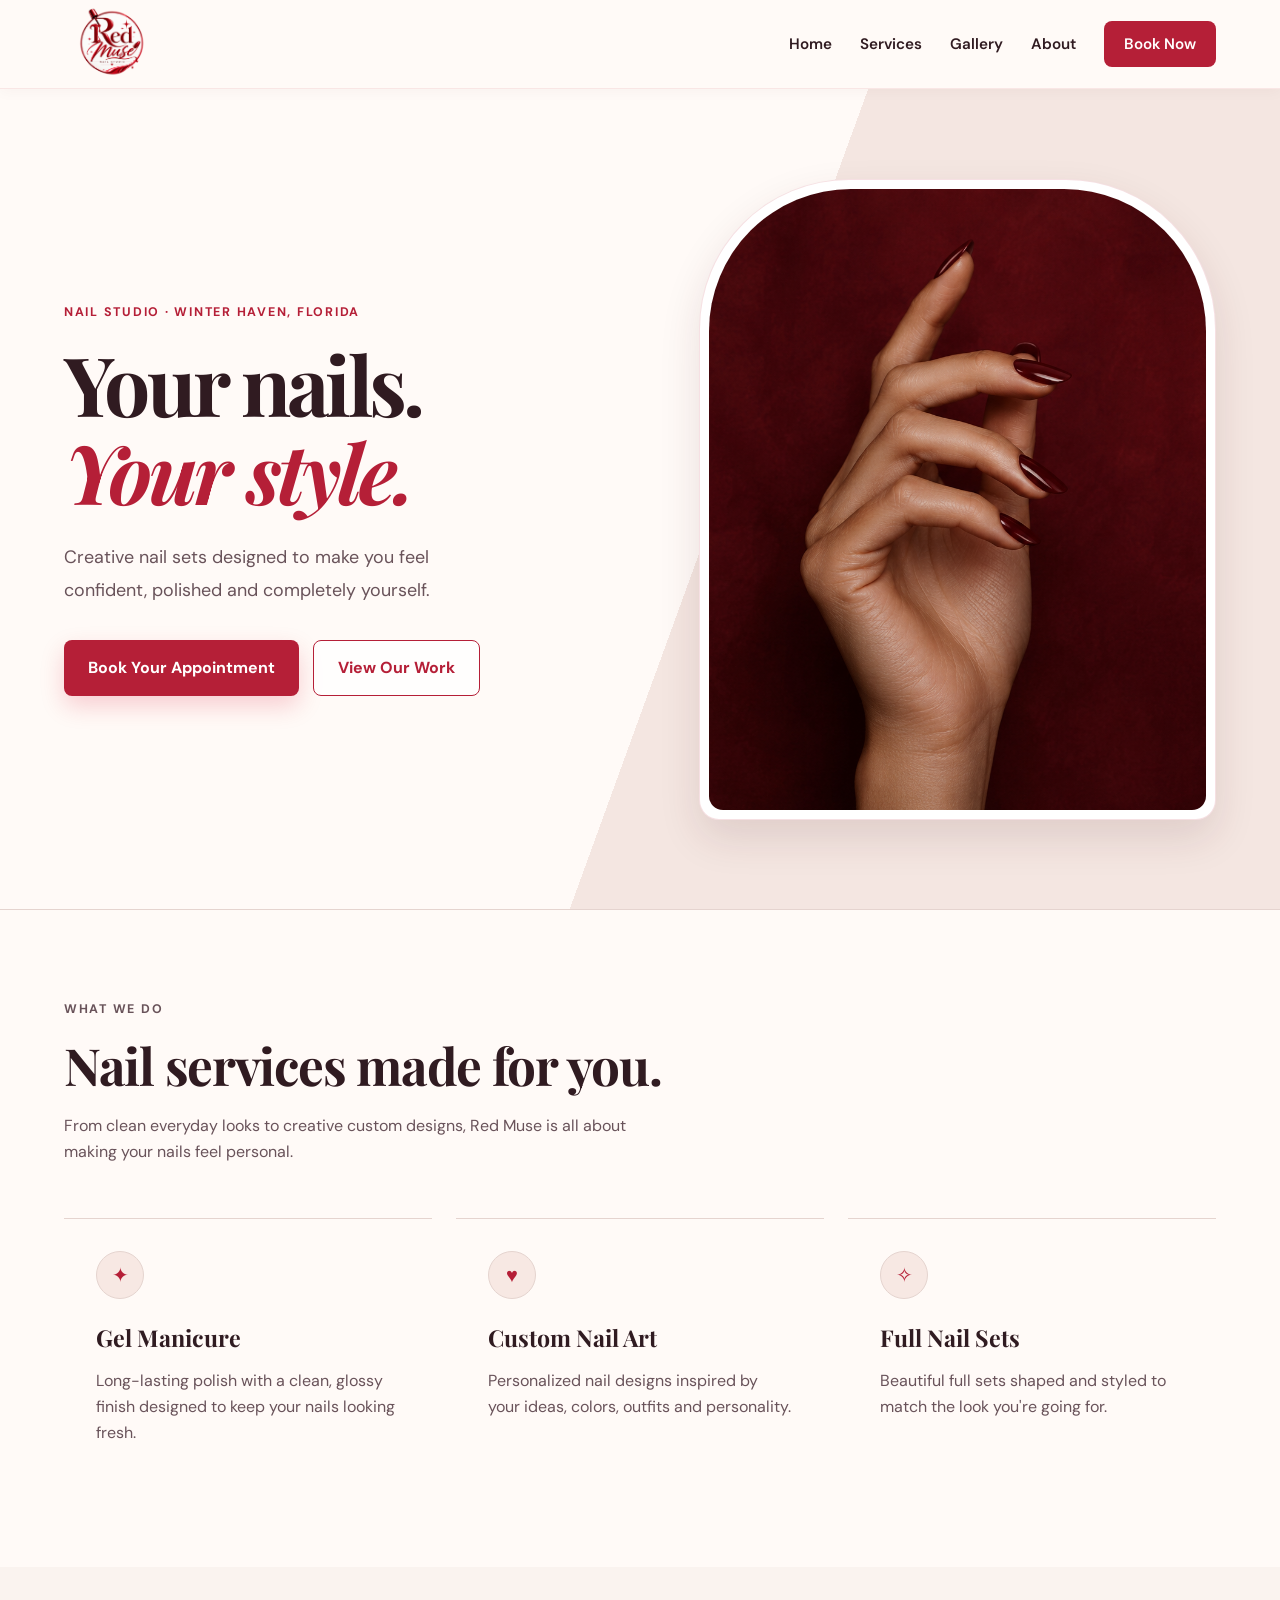
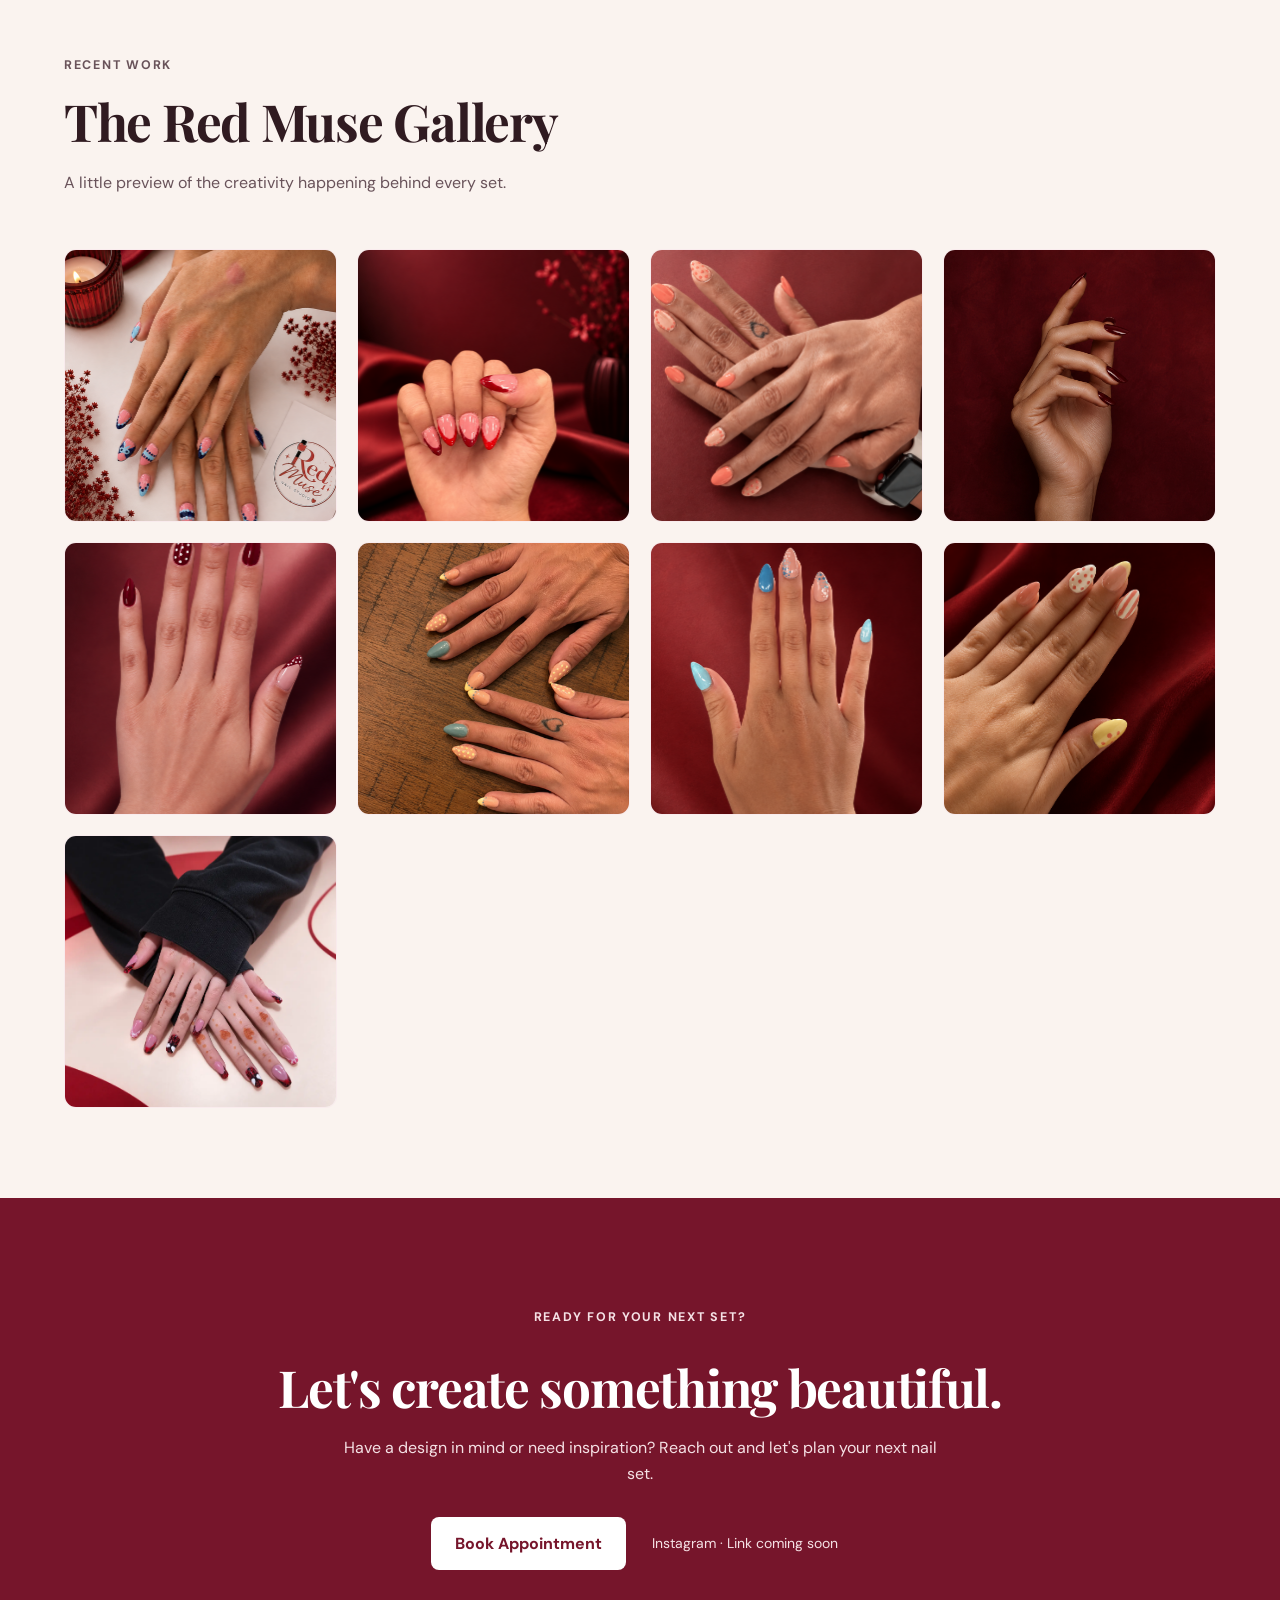
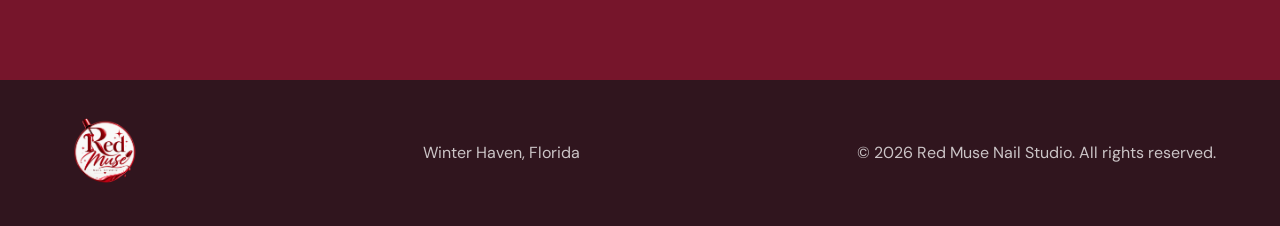
<file: index.html>
<!DOCTYPE html>
<html lang="en">

<head>
  <meta charset="UTF-8">

  <meta
    name="viewport"
    content="width=device-width, initial-scale=1.0"
  >

  <meta
    name="description"
    content="Red Muse Nail Studio offers beautiful, creative nail services in Winter Haven, Florida."
  >

  <title>Red Muse Nail Studio | Winter Haven, FL</title>


  <!-- ========================================
       GOOGLE FONTS
  ========================================= -->

  <link
    rel="preconnect"
    href="https://fonts.googleapis.com"
  >

  <link
    rel="preconnect"
    href="https://fonts.gstatic.com"
    crossorigin
  >

  <link
    href="https://fonts.googleapis.com/css2?family=DM+Sans:wght@400;500;600;700&family=Playfair+Display:wght@600;700&display=swap"
    rel="stylesheet"
  >


  <!-- ========================================
       MAIN CSS
  ========================================= -->

  <link
    rel="stylesheet"
    href="style.css"
  >

</head>


<body>
  <a class="skip-link" href="#main-content">Skip to content</a>


  <!-- ========================================
       HEADER
  ========================================= -->

  <header class="header">

    <div class="container header__container">


      <!-- Logo -->

      <a
        href="index.html#home"
        class="header__brand"
        aria-label="Red Muse Nail Studio Home"
      >

        <img width="1254" height="1254" decoding="async"
          src="img/red-muse-logo.png"
          alt="Red Muse Nail Studio"
          class="header__logo"
        >

      </a>


      <!-- Mobile Menu Button -->

      <button
        class="nav-toggle"
        id="nav-toggle"
        type="button"
        aria-label="Open navigation menu"
        aria-expanded="false"
        aria-controls="nav-menu"
      >

        <span></span>
        <span></span>
        <span></span>

      </button>


      <!-- Navigation -->

      <nav
        class="nav"
        id="nav-menu" aria-label="Main navigation"
      >

        <a href="#home">
          Home
        </a>

        <a href="#services">
          Services
        </a>

        <a href="#gallery">
          Gallery
        </a>

        <a href="about.html">
          About
        </a>

        <a
          href="booking.html"
          class="nav__button"
        >
          Book Now
        </a>

      </nav>


    </div>

  </header>



  <!-- ========================================
       MAIN
  ========================================= -->

  <main id="main-content" tabindex="-1">


    <!-- ========================================
         HERO
    ========================================= -->

    <section
      class="hero"
      id="home"
    >

      <div class="container hero__container">


        <!-- Hero Content -->

        <div class="hero__content">

          <p class="eyebrow">
            Nail Studio · Winter Haven, Florida
          </p>


          <h1>
            Your nails.
            <span>
              Your style.
            </span>
          </h1>


          <p class="hero__description">
            Creative nail sets designed to make you feel confident,
            polished and completely yourself.
          </p>


          <div class="hero__actions">
            <a href="booking.html" class="btn btn--primary">Book Your Appointment</a>

            <a
              href="#gallery"
              class="btn btn--secondary"
            >
              View Our Work
            </a>

          </div>

        </div>



        <!-- Hero Image -->

        <div class="hero__visual">

          <div class="hero__image-card">

            <img width="1536" height="1024" decoding="async"
              src="img/unas4.png"
              alt="Featured custom nail design by Red Muse Nail Studio"
              class="hero__image" fetchpriority="high"
            >


            <!-- Decorative Accents -->

            <div
              class="hero__accent hero__accent--one"
              aria-hidden="true"
            ></div>

            <div
              class="hero__accent hero__accent--two"
              aria-hidden="true"
            ></div>

          </div>

        </div>


      </div>

    </section>



    <!-- ========================================
         SERVICES
    ========================================= -->

    <section
      class="section services"
      id="services"
    >

      <div class="container">


        <div class="section-heading">

          <p class="eyebrow">
            What We Do
          </p>


          <h2>
            Nail services made for you.
          </h2>


          <p>
            From clean everyday looks to creative custom designs,
            Red Muse is all about making your nails feel personal.
          </p>

        </div>



        <div class="services__grid">


          <!-- Service 01 -->

          <article class="service-card">

            <div class="service-card__icon" aria-hidden="true">
              ✦
            </div>

            <h3>
              Gel Manicure
            </h3>

            <p>
              Long-lasting polish with a clean, glossy finish
              designed to keep your nails looking fresh.
            </p>

          </article>



          <!-- Service 02 -->

          <article class="service-card">

            <div class="service-card__icon" aria-hidden="true">
              ♥
            </div>

            <h3>
              Custom Nail Art
            </h3>

            <p>
              Personalized nail designs inspired by your ideas,
              colors, outfits and personality.
            </p>

          </article>



          <!-- Service 03 -->

          <article class="service-card">

            <div class="service-card__icon" aria-hidden="true">
              ✧
            </div>

            <h3>
              Full Nail Sets
            </h3>

            <p>
              Beautiful full sets shaped and styled to match
              the look you're going for.
            </p>

          </article>


        </div>

      </div>

    </section>



    <!-- ========================================
         GALLERY
    ========================================= -->

    <section
      class="section gallery"
      id="gallery"
    >

      <div class="container">


        <div class="section-heading">

          <p class="eyebrow">
            Recent Work
          </p>


          <h2>
            The Red Muse Gallery
          </h2>


          <p>
            A little preview of the creativity happening
            behind every set.
          </p>

        </div>



        <div class="gallery__grid">


          <!-- Gallery Image 01 -->

          <button
            class="gallery-card"
            type="button"
            data-image="img/unas1.png"
            aria-label="View nail design 1"
          >

            <img width="1086" height="1448" decoding="async"
              src="img/unas1.png"
              alt="Custom nail design by Red Muse Nail Studio"
              loading="lazy"
            >

          </button>



          <!-- Gallery Image 02 -->

          <button
            class="gallery-card"
            type="button"
            data-image="img/unas2.png"
            aria-label="View nail design 2"
          >

            <img width="1086" height="1448" decoding="async"
              src="img/unas2.png"
              alt="Custom nail design by Red Muse Nail Studio"
              loading="lazy"
            >

          </button>



          <!-- Gallery Image 03 -->

          <button
            class="gallery-card"
            type="button"
            data-image="img/unas3.png"
            aria-label="View nail design 3"
          >

            <img width="1448" height="1086" decoding="async"
              src="img/unas3.png"
              alt="Custom nail design by Red Muse Nail Studio"
              loading="lazy"
            >

          </button>



          <!-- Gallery Image 04 -->

          <button
            class="gallery-card"
            type="button"
            data-image="img/unas4.png"
            aria-label="View nail design 4"
          >

            <img width="1536" height="1024" decoding="async"
              src="img/unas4.png"
              alt="Custom nail design by Red Muse Nail Studio"
              loading="lazy"
            >

          </button>



          <!-- Gallery Image 05 -->

          <button
            class="gallery-card"
            type="button"
            data-image="img/unas5.png"
            aria-label="View nail design 5"
          >

            <img width="1086" height="1448" decoding="async"
              src="img/unas5.png"
              alt="Custom nail design by Red Muse Nail Studio"
              loading="lazy"
            >

          </button>



          <!-- Gallery Image 06 -->

          <button
            class="gallery-card"
            type="button"
            data-image="img/unas6.png"
            aria-label="View nail design 6"
          >

            <img width="446" height="509" decoding="async"
              src="img/unas6.png"
              alt="Custom nail design by Red Muse Nail Studio"
              loading="lazy"
            >

          </button>



          <!-- Gallery Image 07 -->

          <button
            class="gallery-card"
            type="button"
            data-image="img/unas7.png"
            aria-label="View nail design 7"
          >

            <img width="1086" height="1448" decoding="async"
              src="img/unas7.png"
              alt="Custom nail design by Red Muse Nail Studio"
              loading="lazy"
            >

          </button>



          <!-- Gallery Image 08 -->

          <button
            class="gallery-card"
            type="button"
            data-image="img/unas8.png"
            aria-label="View nail design 8"
          >

            <img width="1254" height="1254" decoding="async"
              src="img/unas8.png"
              alt="Custom nail design by Red Muse Nail Studio"
              loading="lazy"
            >

          </button>


          <!-- Gallery Image 09 -->

          <button
            class="gallery-card"
            type="button"
            data-image="img/unas9.webp"
            aria-label="View red and black custom nail design"
          >

            <img width="1254" height="1254" decoding="async"
              src="img/unas9.webp"
              alt="Red, black and pink custom nail design by Red Muse Nail Studio"
              loading="lazy"
            >

          </button>


        </div>

      </div>

    </section>



    <!-- ========================================
         LIGHTBOX
    ========================================= -->

    <dialog class="lightbox" id="lightbox" aria-label="Nail design gallery">


      <!-- Close Button -->

      <button
        class="lightbox__close"
        id="lightbox-close"
        type="button"
        aria-label="Close gallery"
      >
        ×
      </button>


      <!-- Previous Image -->

      <button
        class="lightbox__arrow lightbox__arrow--left"
        id="lightbox-prev"
        type="button"
        aria-label="Previous image"
      >
        ‹
      </button>


      <!-- Lightbox Image -->

      <p class="lightbox__status" id="lightbox-status" aria-live="polite" aria-atomic="true"></p>
      <div class="lightbox__image-wrapper">

        <img width="1086" height="1448" decoding="async"
          src="img/unas1.png"
          alt="Red Muse nail design"
          class="lightbox__image"
          id="lightbox-image"
        >

      </div>


      <!-- Next Image -->

      <button
        class="lightbox__arrow lightbox__arrow--right"
        id="lightbox-next"
        type="button"
        aria-label="Next image"
      >
        ›
      </button>


    </dialog>

    <!-- ========================================
         CONTACT / CTA
    ========================================= -->

    <section
      class="contact"
      id="contact"
    >

      <div class="container contact__container">


        <p class="eyebrow eyebrow--light">
          Ready For Your Next Set?
        </p>


        <h2>
          Let's create something beautiful.
        </h2>


        <p>
          Have a design in mind or need inspiration?
          Reach out and let's plan your next nail set.
        </p>



        <div class="contact__actions">


          <a
            href="booking.html"
            class="btn btn--light"
          >
            Book Appointment
          </a>


          <span class="social-pending">Instagram · Link coming soon</span>


        </div>


      </div>

    </section>


  </main>



  <!-- ========================================
       FOOTER
  ========================================= -->

  <footer class="footer">

    <div class="container footer__container">


      <!-- Footer Logo -->

      <div class="footer__brand">

        <a
          href="index.html#home"
          aria-label="Back to Red Muse home"
        >

          <img width="1254" height="1254" decoding="async"
            src="img/red-muse-logo.png"
            alt="Red Muse Nail Studio"
            class="footer__logo"
          >

        </a>

      </div>



      <!-- Location -->

      <p>
        Winter Haven, Florida
      </p>



      <!-- Copyright -->

      <p>
        ©
        <span id="current-year">2026</span>
        Red Muse Nail Studio.
        All rights reserved.
      </p>


    </div>

  </footer>



  <!-- ========================================
       JAVASCRIPT
  ========================================= -->

  <script src="script.js"></script>


</body>

</html>
</file>
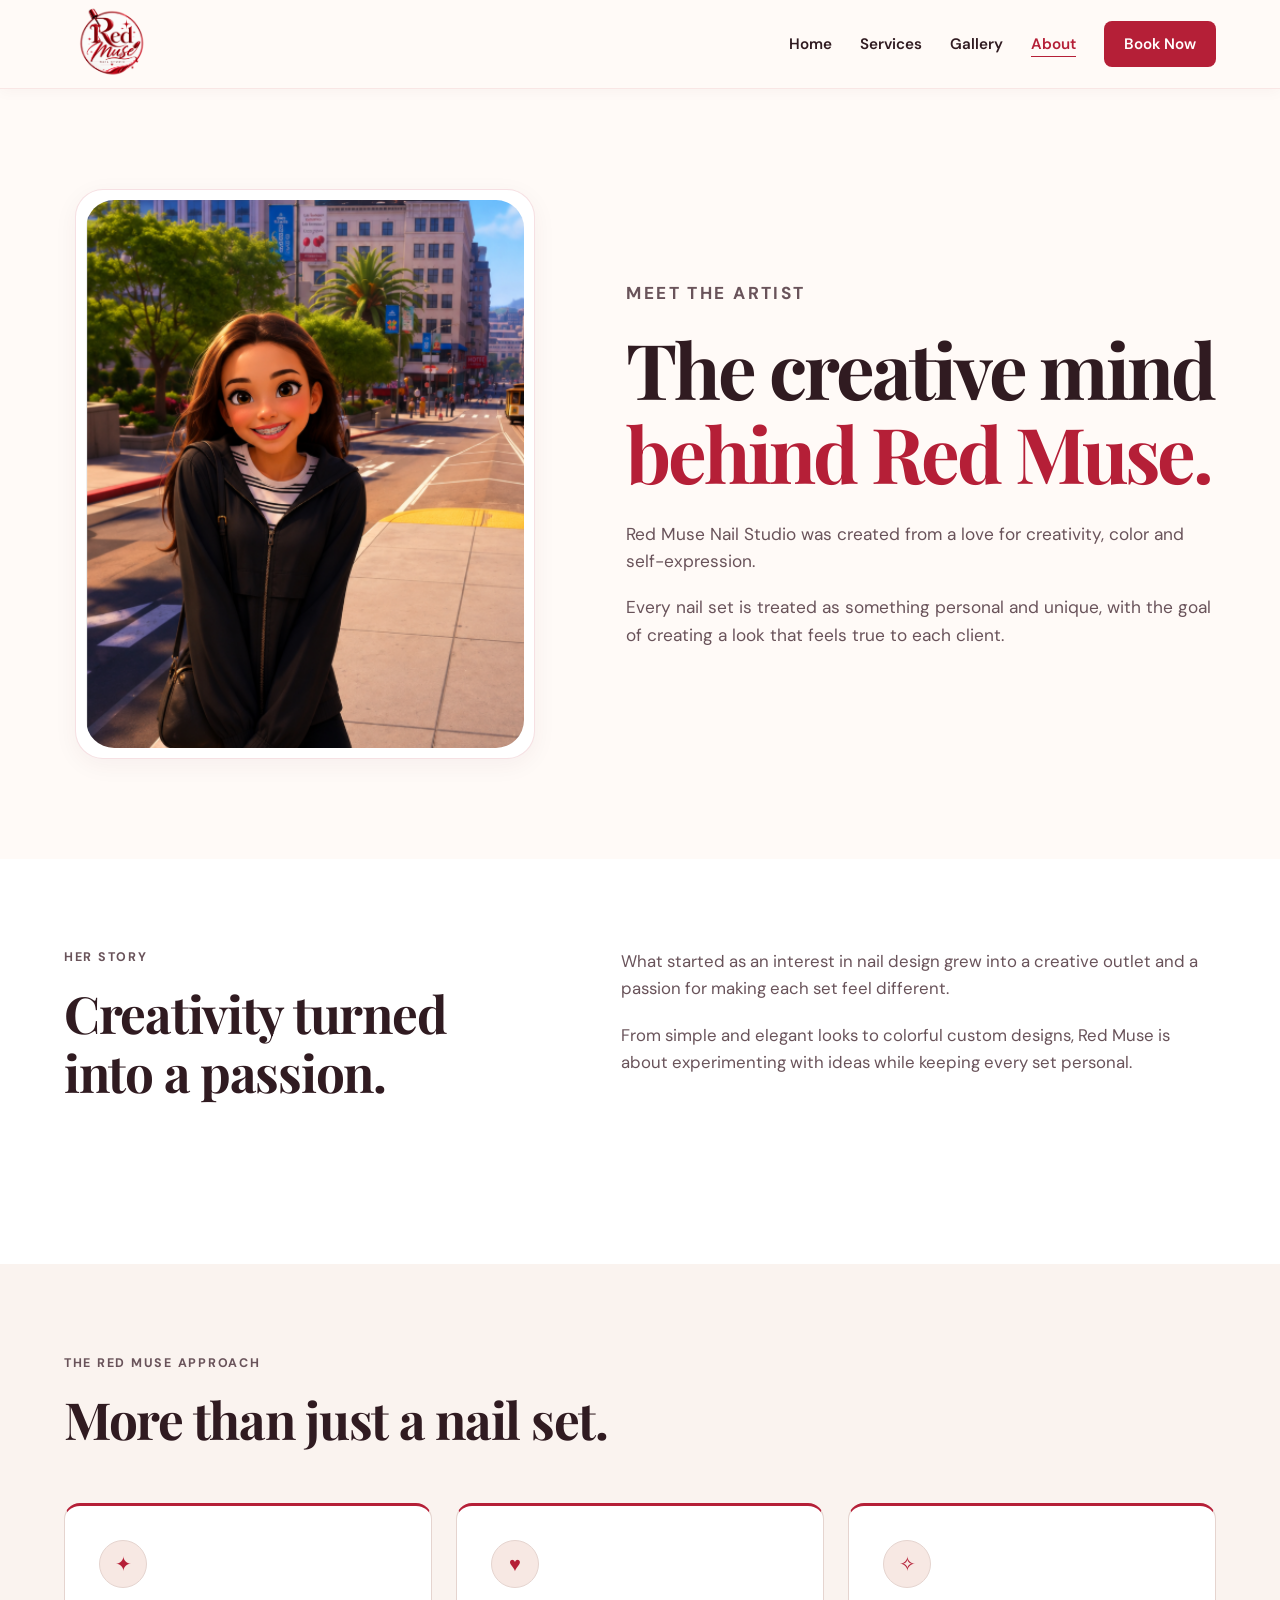
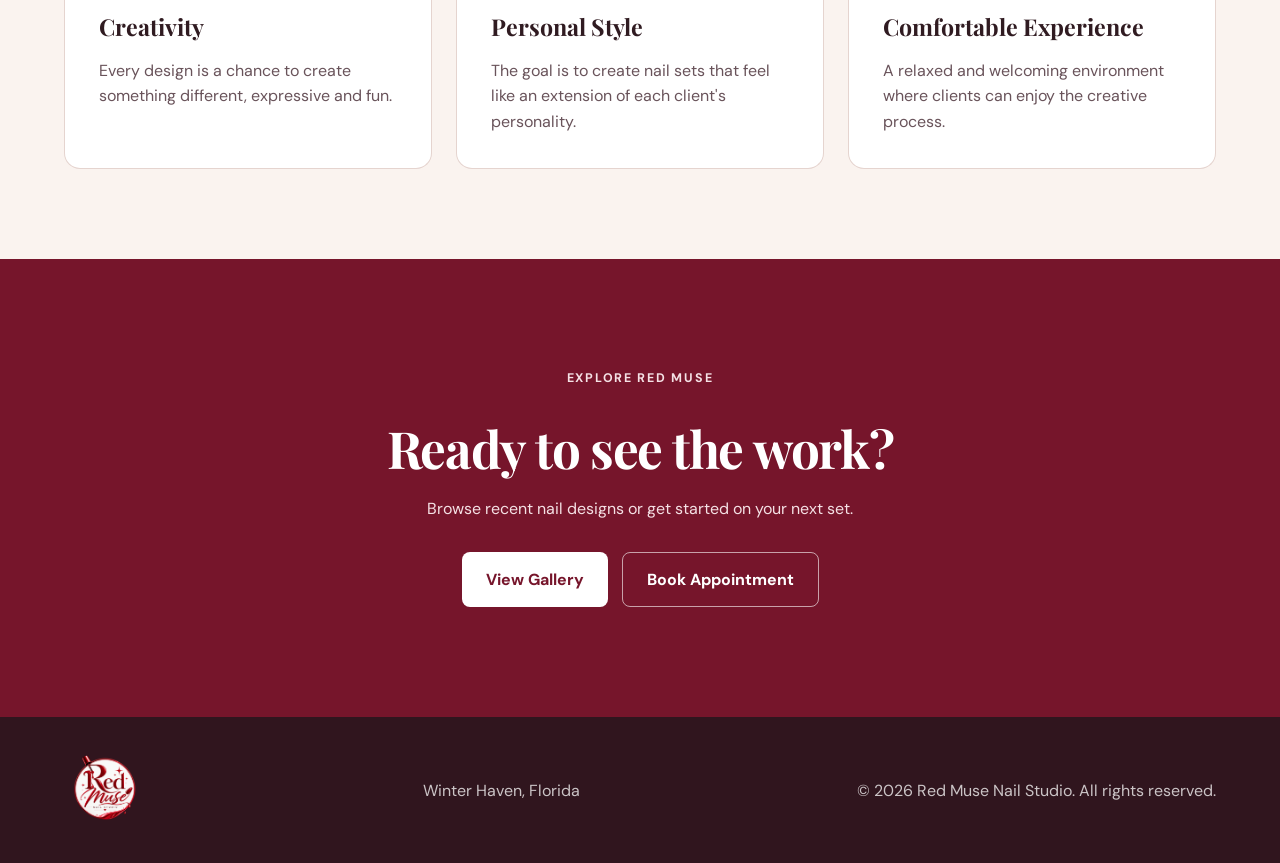
<file: about.html>
<!DOCTYPE html>
<html lang="en">

<head>
  <meta charset="UTF-8">

  <meta
    name="viewport"
    content="width=device-width, initial-scale=1.0"
  >

  <meta
    name="description"
    content="Meet the artist behind Red Muse Nail Studio in Winter Haven, Florida."
  >

  <title>About | Red Muse Nail Studio</title>


  <!-- Google Fonts -->
  <link rel="preconnect" href="https://fonts.googleapis.com">

  <link
    rel="preconnect"
    href="https://fonts.gstatic.com"
    crossorigin
  >

  <link
    href="https://fonts.googleapis.com/css2?family=DM+Sans:wght@400;500;600;700&family=Playfair+Display:wght@600;700&display=swap"
    rel="stylesheet"
  >


  <!-- SAME CSS AS MAIN PAGE -->
  <link
    rel="stylesheet"
    href="style.css"
  >

</head>


<body>
  <a class="skip-link" href="#main-content">Skip to content</a>


  <!-- ========================================
       HEADER
  ========================================= -->

  <header class="header">

    <div class="container header__container">


      <a
        href="index.html"
        class="header__brand"
        aria-label="Red Muse Nail Studio Home"
      >

        <img width="1254" height="1254" decoding="async"
          src="img/red-muse-logo.png"
          alt="Red Muse Nail Studio"
          class="header__logo"
        >

      </a>


      <button
        class="nav-toggle"
        id="nav-toggle" type="button"
        aria-label="Open navigation menu"
        aria-expanded="false"
        aria-controls="nav-menu"
      >

        <span></span>
        <span></span>
        <span></span>

      </button>


      <nav
        class="nav"
        id="nav-menu" aria-label="Main navigation"
      >

        <a href="index.html#home">
          Home
        </a>

        <a href="index.html#services">
          Services
        </a>

        <a href="index.html#gallery">
          Gallery
        </a>

        <a href="about.html" aria-current="page">
          About
        </a>

        <a
          href="booking.html"
          class="nav__button"
        >
          Book Now
        </a>

      </nav>


    </div>

  </header>



  <main id="main-content" tabindex="-1">


    <!-- ========================================
         ABOUT HERO
    ========================================= -->

    <section class="about-page-hero">

      <div class="container about-page-hero__container">


        <!-- Artist Image -->

        <div class="about-page-hero__visual">

          <div class="about__image-card">

            <img width="409" height="703" decoding="async"
              src="img/artist.png"
              alt="Artist behind Red Muse Nail Studio"
              class="about__image"
            >

            <div
              class="about__image-accent about__image-accent--one"
              aria-hidden="true"
            ></div>

            <div
              class="about__image-accent about__image-accent--two"
              aria-hidden="true"
            ></div>

          </div>

        </div>



        <!-- Intro -->

        <div class="about-page-hero__content">

          <p class="eyebrow">
            Meet The Artist
          </p>

          <h1>
            The creative mind
            <span>behind Red Muse.</span>
          </h1>

          <p>
            Red Muse Nail Studio was created from a love for creativity,
            color and self-expression.
          </p>

          <p>
            Every nail set is treated as something personal and unique,
            with the goal of creating a look that feels true to each client.
          </p>

        </div>


      </div>

    </section>


    <!-- ========================================
         STORY
    ========================================= -->

    <section class="section about-story">

      <div class="container about-story__container">


        <div class="section-heading">

          <p class="eyebrow">
            Her Story
          </p>

          <h2>
            Creativity turned into a passion.
          </h2>

        </div>


        <div class="about-story__content">

          <p>
            What started as an interest in nail design grew into a creative
            outlet and a passion for making each set feel different.
          </p>

          <p>
            From simple and elegant looks to colorful custom designs,
            Red Muse is about experimenting with ideas while keeping
            every set personal.
          </p>

        </div>


      </div>

    </section>



    <!-- ========================================
         VALUES
    ========================================= -->

    <section class="section about-values">

      <div class="container">


        <div class="section-heading">

          <p class="eyebrow">
            The Red Muse Approach
          </p>

          <h2>
            More than just a nail set.
          </h2>

        </div>


        <div class="about-values__grid">


          <article class="about-value-card">

            <div class="service-card__icon" aria-hidden="true">
              ✦
            </div>

            <h3>
              Creativity
            </h3>

            <p>
              Every design is a chance to create something different,
              expressive and fun.
            </p>

          </article>


          <article class="about-value-card">

            <div class="service-card__icon" aria-hidden="true">
              ♥
            </div>

            <h3>
              Personal Style
            </h3>

            <p>
              The goal is to create nail sets that feel like an extension
              of each client's personality.
            </p>

          </article>


          <article class="about-value-card">

            <div class="service-card__icon" aria-hidden="true">
              ✧
            </div>

            <h3>
              Comfortable Experience
            </h3>

            <p>
              A relaxed and welcoming environment where clients can
              enjoy the creative process.
            </p>

          </article>


        </div>


      </div>

    </section>



    <!-- ========================================
         CTA
    ========================================= -->

    <section class="contact">

      <div class="container contact__container">

        <p class="eyebrow eyebrow--light">
          Explore Red Muse
        </p>

        <h2>
          Ready to see the work?
        </h2>

        <p>
          Browse recent nail designs or get started on your next set.
        </p>


        <div class="contact__actions">

          <a
            href="index.html#gallery"
            class="btn btn--light"
          >
            View Gallery
          </a>

          <a
            href="booking.html"
            class="btn btn--outline-light"
          >
            Book Appointment
          </a>

        </div>

      </div>

    </section>


  </main>



  <!-- ========================================
       FOOTER
  ========================================= -->

  <footer class="footer">

    <div class="container footer__container">


      <div class="footer__brand">

        <a
          href="index.html"
          aria-label="Red Muse Nail Studio Home"
        >

          <img width="1254" height="1254" decoding="async"
            src="img/red-muse-logo.png"
            alt="Red Muse Nail Studio"
            class="footer__logo"
          >

        </a>

      </div>


      <p>
        Winter Haven, Florida
      </p>


      <p>
        ©
        <span id="current-year">2026</span>
        Red Muse Nail Studio.
        All rights reserved.
      </p>


    </div>

  </footer>


  <!-- SAME JS AS MAIN PAGE -->
  <script src="script.js"></script>


</body>

</html>
</file>
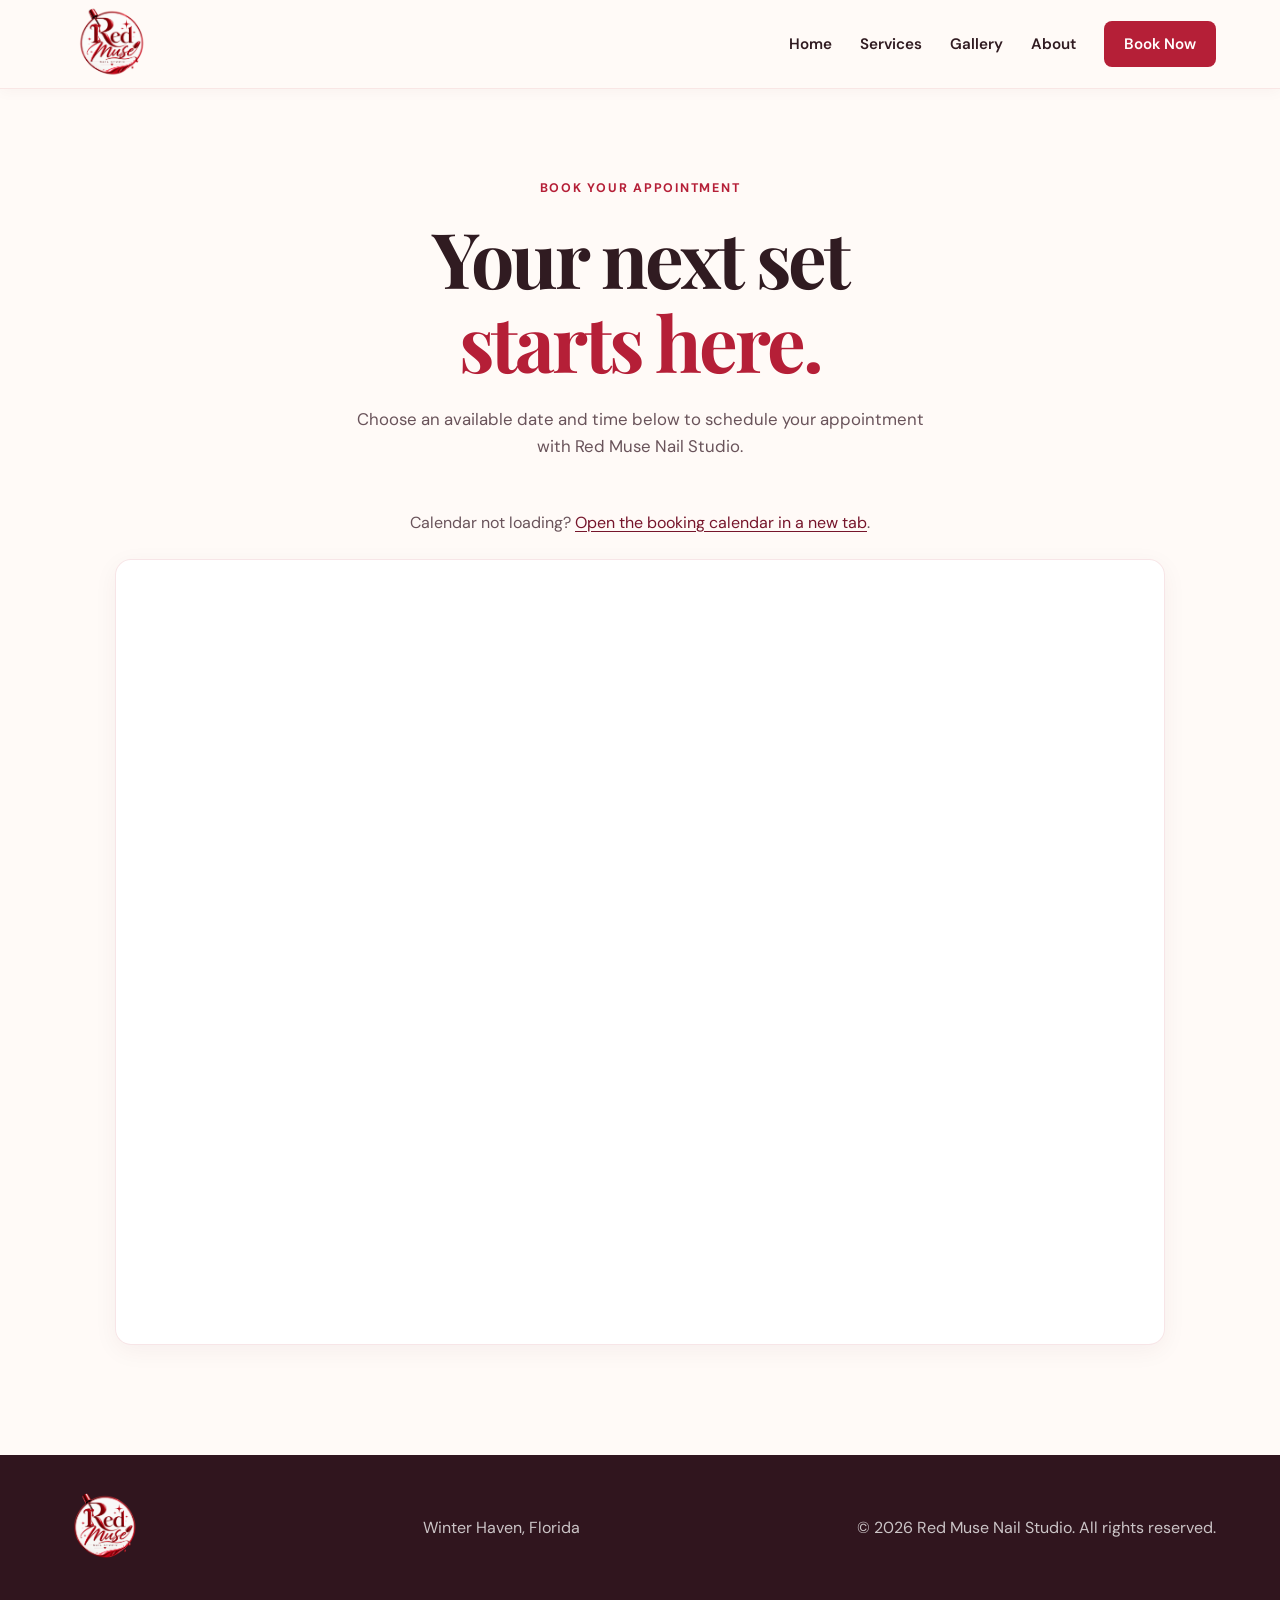
<file: booking.html>
<!DOCTYPE html>
<html lang="en">

<head>

  <meta charset="UTF-8">

  <meta
    name="viewport"
    content="width=device-width, initial-scale=1.0"
  >

  <meta
    name="description"
    content="Book your appointment with Red Muse Nail Studio in Winter Haven, Florida."
  >

  <title>
    Book Appointment | Red Muse Nail Studio
  </title>


  <!-- ========================================
       GOOGLE FONTS
  ========================================= -->

  <link
    rel="preconnect"
    href="https://fonts.googleapis.com"
  >

  <link
    rel="preconnect"
    href="https://fonts.gstatic.com"
    crossorigin
  >

  <link
    href="https://fonts.googleapis.com/css2?family=DM+Sans:wght@400;500;600;700&family=Playfair+Display:wght@600;700&display=swap"
    rel="stylesheet"
  >


  <!-- ========================================
       RED MUSE CSS
  ========================================= -->

  <link
    rel="stylesheet"
    href="style.css"
  >


  <!-- ========================================
       CALENDLY CSS
  ========================================= -->

  <link
    href="https://assets.calendly.com/assets/external/widget.css"
    rel="stylesheet"
  >

</head>


<body>
  <a class="skip-link" href="#main-content">Skip to content</a>


  <!-- ========================================
       HEADER
  ========================================= -->

  <header class="header">

    <div class="container header__container">


      <!-- Logo -->

      <a
        href="index.html#home"
        class="header__brand"
        aria-label="Red Muse Nail Studio Home"
      >

        <img width="1254" height="1254" decoding="async"
          src="img/red-muse-logo.png"
          alt="Red Muse Nail Studio"
          class="header__logo"
        >

      </a>


      <!-- Mobile Menu Button -->

      <button
        class="nav-toggle"
        id="nav-toggle"
        type="button"
        aria-label="Open navigation menu"
        aria-expanded="false"
        aria-controls="nav-menu"
      >

        <span></span>
        <span></span>
        <span></span>

      </button>


      <!-- Navigation -->

      <nav
        class="nav"
        id="nav-menu" aria-label="Main navigation"
      >

        <a href="index.html#home">
          Home
        </a>

        <a href="index.html#services">
          Services
        </a>

        <a href="index.html#gallery">
          Gallery
        </a>

        <a href="about.html">
          About
        </a>

        <a
          href="booking.html"
          class="nav__button" aria-current="page"
        >
          Book Now
        </a>

      </nav>


    </div>

  </header>



  <!-- ========================================
       MAIN
  ========================================= -->

  <main id="main-content" tabindex="-1">


    <!-- ========================================
         BOOKING PAGE
    ========================================= -->

    <section class="booking-page">

      <div class="container">


        <!-- Booking Heading -->

        <div class="booking-page__heading">

          <p class="eyebrow">
            Book Your Appointment
          </p>


          <h1>
            Your next set
            <span>
              starts here.
            </span>
          </h1>


          <p>
            Choose an available date and time below
            to schedule your appointment with
            Red Muse Nail Studio.
          </p>

        </div>



        <!-- ========================================
             CALENDLY
        ========================================= -->

        <p class="booking-fallback">Calendar not loading? <a href="https://calendly.com/norvakweb/consultation-call" target="_blank" rel="noopener noreferrer">Open the booking calendar in a new tab</a>.</p>
        <div class="booking-page__calendar">


          <div
            class="calendly-inline-widget"
            data-url="https://calendly.com/norvakweb/consultation-call"
            style="
              min-width: 320px;
              height: 760px;
            "
          ></div>


        </div>


      </div>

    </section>


  </main>



  <!-- ========================================
       FOOTER
  ========================================= -->

  <footer class="footer">

    <div class="container footer__container">


      <div class="footer__brand">

        <a
          href="index.html#home"
          aria-label="Red Muse Nail Studio Home"
        >

          <img width="1254" height="1254" decoding="async"
            src="img/red-muse-logo.png"
            alt="Red Muse Nail Studio"
            class="footer__logo"
          >

        </a>

      </div>


      <p>
        Winter Haven, Florida
      </p>


      <p>
        ©
        <span id="current-year">2026</span>
        Red Muse Nail Studio.
        All rights reserved.
      </p>


    </div>

  </footer>



  <!-- ========================================
       CALENDLY JAVASCRIPT
  ========================================= -->

  <script
    src="https://assets.calendly.com/assets/external/widget.js"
    async
  ></script>


  <!-- ========================================
       RED MUSE JAVASCRIPT
  ========================================= -->

  <script src="script.js"></script>


</body>

</html>
</file>
<file: style.css>
/* ========================================
   ROOT
========================================= */
:root {
  --white: #ffffff;
  --soft-white: #fff5f5;
  --red-light: #ef233c;
  --red: #d90429;
  --red-medium: #b3001b;
  --red-dark: #7a0019;
  --text-dark: #2b0b12;
  --text-medium: #6f4b53;
  --border: #f1d4d9;
  --shadow-soft: 0 10px 30px rgba(122, 0, 25, 0.08);
  --shadow: 0 20px 50px rgba(122, 0, 25, 0.12);
  --shadow-strong: 0 24px 60px rgba(122, 0, 25, 0.16);
  --radius-small: 12px;
  --radius-medium: 22px;
  --radius-large: 32px;
  --container: 1180px;
}
/* ========================================
   RESET
========================================= */
* {
  margin: 0;
  padding: 0;
  box-sizing: border-box;
}
html {
  scroll-behavior: smooth;
}
body {
  font-family: "DM Sans", sans-serif;
  color: var(--text-dark);
  line-height: 1.6;
  overflow-x: hidden;
  background: linear-gradient(
      rgba(255, 250, 248, 0.30),
      rgba(255, 250, 248, 0.30)
    ),
    url("img/background.png");
  background-size: cover;
  background-position: center;
  background-repeat: no-repeat;
  background-attachment: fixed;
}
img {
  max-width: 100%;
  display: block;
}
a {
  color: inherit;
  text-decoration: none;
}
button,
input,
textarea {
  font: inherit;
}
button {
  color: inherit;
}
.container {
  width: min(90%, var(--container));
  margin-inline: auto;
}
/* ========================================
   HEADER
========================================= */
.header {
  position: sticky;
  top: 0;
  z-index: 1000;
  background: rgba(255, 255, 255, 0.96);
  backdrop-filter: blur(14px);
  border-bottom: 1px solid rgba(179, 0, 27, 0.08);
}
.header__container {
  min-height: 88px;
  display: flex;
  align-items: center;
  justify-content: space-between;
  gap: 30px;
}
.header__brand {
  display: flex;
  align-items: center;
  flex-shrink: 0;
}
.header__logo {
  width: 96px;
  height: 72px;
  object-fit: contain;
}
/* ========================================
   NAVIGATION
========================================= */
.nav {
  display: flex;
  align-items: center;
  gap: 28px;
}
.nav a {
  position: relative;
  font-weight: 600;
  font-size: 0.95rem;
  transition: color 0.25s ease,
    background 0.25s ease,
    transform 0.25s ease;
}
.nav a:not(.nav__button)::after {
  content: "";
  position: absolute;
  left: 0;
  bottom: -6px;
  width: 0;
  height: 2px;
  background: var(--red);
  transition: width 0.25s ease;
}
.nav a:not(.nav__button):hover {
  color: var(--red);
}
.nav a:not(.nav__button):hover::after {
  width: 100%;
}
.nav__button {
  padding: 11px 20px;
  background: var(--red);
  color: var(--white) !important;
  border-radius: 999px;
}
.nav__button:hover {
  background: var(--red-dark);
  transform: translateY(-1px);
}
/* ========================================
   MOBILE MENU BUTTON
========================================= */
.nav-toggle {
  display: none;
  width: 42px;
  height: 42px;
  padding: 8px;
  border: 0;
  background: transparent;
  cursor: pointer;
}
.nav-toggle span {
  display: block;
  width: 26px;
  height: 2px;
  margin: 6px auto;
  background: var(--red-dark);
  transition: transform 0.3s ease,
    opacity 0.3s ease;
}
/* ========================================
   HERO
========================================= */
.hero {
  position: relative;
  min-height: calc(100vh - 88px);
  display: flex;
  align-items: center;
  overflow: hidden;
  background: radial-gradient(
      circle at 88% 20%,
      rgba(239, 35, 60, 0.10),
      transparent 28%
    ),
    radial-gradient(
      circle at 10% 85%,
      rgba(122, 0, 25, 0.05),
      transparent 28%
    ),
    linear-gradient(
      135deg,
      #ffffff 0%,
      #fff8f9 100%
    );
}
.hero__container {
  display: grid;
  grid-template-columns: 1.05fr 0.95fr;
  align-items: center;
  gap: 70px;
  padding-block: 90px;
}
.hero__content {
  position: relative;
  z-index: 2;
}
.eyebrow {
  margin-bottom: 16px;
  color: var(--red);
  text-transform: uppercase;
  font-weight: 700;
  letter-spacing: 0.14em;
  font-size: 0.78rem;
}
.hero h1 {
  margin-bottom: 26px;
  font-family: "Playfair Display",
    serif;
  font-size: clamp(3.2rem, 7vw, 6.2rem);
  line-height: 0.98;
  letter-spacing: -0.04em;
}
.hero h1 span {
  display: block;
  color: var(--red);
}
.hero__description {
  max-width: 580px;
  margin-bottom: 34px;
  color: var(--text-medium);
  font-size: 1.12rem;
}
.hero__actions {
  display: flex;
  flex-wrap: wrap;
  gap: 14px;
}
/* ========================================
   BUTTONS
========================================= */
.btn {
  display: inline-flex;
  align-items: center;
  justify-content: center;
  min-height: 50px;
  padding: 14px 24px;
  border-radius: 999px;
  font-weight: 700;
  transition: transform 0.25s ease,
    background 0.25s ease,
    color 0.25s ease,
    border-color 0.25s ease,
    box-shadow 0.25s ease;
}
.btn:hover {
  transform: translateY(-2px);
}
.btn--primary {
  background: var(--red);
  color: var(--white);
  box-shadow: 0 10px 25px rgba(217, 4, 41, 0.18);
}
.btn--primary:hover {
  background: var(--red-dark);
  box-shadow: 0 14px 30px rgba(122, 0, 25, 0.22);
}
.btn--secondary {
  border: 1px solid var(--red);
  background: rgba(255, 255, 255, 0.75);
  color: var(--red);
}
.btn--secondary:hover {
  background: var(--soft-white);
}
.btn--light {
  background: var(--white);
  color: var(--red-dark);
}
.btn--light:hover {
  background: var(--soft-white);
}
.btn--outline-light {
  border: 1px solid rgba(255, 255, 255, 0.60);
  color: var(--white);
}
.btn--outline-light:hover {
  background: rgba(255, 255, 255, 0.10);
  border-color: var(--white);
}
/* ========================================
   HERO IMAGE
========================================= */
.hero__visual {
  position: relative;
  display: flex;
  justify-content: center;
  align-items: center;
  min-width: 0;
}
.hero__image-card {
  position: relative;
  width: min(100%, 520px);
  padding: 12px;
  background: var(--white);
  border: 1px solid rgba(179, 0, 27, 0.12);
  border-radius: 34px;
  box-shadow: var(--shadow-strong);
  isolation: isolate;
}
.hero__image {
  width: 100%;
  aspect-ratio: 4 / 5;
  object-fit: cover;
  object-position: center;
  border-radius: 24px;
}
.hero__accent {
  position: absolute;
  border-radius: 50%;
  z-index: -1;
}
.hero__accent--one {
  width: 180px;
  height: 180px;
  top: -45px;
  right: -45px;
  background: rgba(239, 35, 60, 0.10);
}
.hero__accent--two {
  width: 110px;
  height: 110px;
  bottom: -30px;
  left: -30px;
  background: rgba(122, 0, 25, 0.08);
}
/* ========================================
   GLOBAL SECTIONS
========================================= */
.section {
  padding-block: 110px;
}
.section-heading {
  max-width: 660px;
  margin-bottom: 54px;
}
.section-heading h2,
.contact h2 {
  margin-bottom: 18px;
  font-family: "Playfair Display",
    serif;
  font-size: clamp(2.2rem, 4vw, 3.5rem);
  line-height: 1.1;
}
.section-heading p {
  color: var(--text-medium);
}
/* ========================================
   SERVICES
========================================= */
.services {
  background: var(--white);
}
.services__grid {
  display: grid;
  grid-template-columns: repeat(3, 1fr);
  gap: 24px;
}
.service-card {
  padding: 34px;
  background: var(--white);
  border: 1px solid var(--border);
  border-radius: var(--radius-medium);
  transition: transform 0.25s ease,
    box-shadow 0.25s ease,
    border-color 0.25s ease;
}
.service-card:hover {
  transform: translateY(-7px);
  box-shadow: var(--shadow);
  border-color: rgba(217, 4, 41, 0.18);
}
.service-card__icon {
  width: 48px;
  height: 48px;
  display: grid;
  place-items: center;
  margin-bottom: 20px;
  background: var(--soft-white);
  color: var(--red);
  border-radius: 50%;
  font-size: 1.25rem;
}
.service-card h3 {
  margin-bottom: 12px;
  font-family: "Playfair Display",
    serif;
  font-size: 1.45rem;
}
.service-card p {
  color: var(--text-medium);
}
/* ========================================
   GALLERY
========================================= */
.gallery {
  background: var(--soft-white);
}
.gallery__grid {
  display: grid;
  grid-template-columns: repeat(4, 1fr);
  gap: 18px;
}
.gallery-card {
  position: relative;
  width: 100%;
  aspect-ratio: 1 / 1;
  padding: 0;
  overflow: hidden;
  background: var(--white);
  border: 1px solid rgba(179, 0, 27, 0.08);
  border-radius: var(--radius-medium);
  box-shadow: var(--shadow-soft);
  cursor: pointer;
  appearance: none;
  transition: transform 0.3s ease,
    box-shadow 0.3s ease;
}
.gallery-card img {
  width: 100%;
  height: 100%;
  display: block;
  object-fit: cover;
  object-position: center;
  transition: transform 0.4s ease;
}
.gallery-card::after {
  content: "View";
  position: absolute;
  inset: 0;
  display: flex;
  align-items: center;
  justify-content: center;
  background: linear-gradient(
      rgba(122, 0, 25, 0.12),
      rgba(122, 0, 25, 0.58)
    );
  color: var(--white);
  font-weight: 700;
  font-size: 0.85rem;
  letter-spacing: 0.12em;
  text-transform: uppercase;
  opacity: 0;
  transition: opacity 0.3s ease;
}
.gallery-card:hover {
  transform: translateY(-6px);
  box-shadow: 0 18px 40px rgba(122, 0, 25, 0.17);
}
.gallery-card:hover img {
  transform: scale(1.06);
}
.gallery-card:hover::after {
  opacity: 1;
}
.gallery-card:focus-visible {
  outline: 3px solid var(--red-light);
  outline-offset: 4px;
}
/* ========================================
   LIGHTBOX
========================================= */
.lightbox {
  position: fixed;
  inset: 0;
  z-index: 5000;
  display: flex;
  align-items: center;
  justify-content: center;
  padding: 40px 90px;
  background: rgba(28, 0, 7, 0.94);
  backdrop-filter: blur(14px);
  opacity: 0;
  visibility: hidden;
  pointer-events: none;
  transition: opacity 0.3s ease,
    visibility 0.3s ease;
}
.lightbox.active {
  opacity: 1;
  visibility: visible;
  pointer-events: auto;
}
body.lightbox-open {
  overflow: hidden;
}
.lightbox__image-wrapper {
  width: min(900px, 82vw);
  max-height: 88vh;
  display: flex;
  align-items: center;
  justify-content: center;
}
.lightbox__image {
  max-width: 100%;
  max-height: 88vh;
  width: auto;
  height: auto;
  object-fit: contain;
  border-radius: 22px;
  border: 1px solid rgba(255, 255, 255, 0.10);
  box-shadow: 0 30px 80px rgba(0, 0, 0, 0.48);
  animation: lightboxImageIn 0.28s ease;
}
@keyframes lightboxImageIn {
  from {
    opacity: 0;
    transform: scale(0.97);
  }
  to {
    opacity: 1;
    transform: scale(1);
  }
}
.lightbox__close {
  position: absolute;
  top: 24px;
  right: 28px;
  width: 50px;
  height: 50px;
  display: grid;
  place-items: center;
  padding: 0;
  border: 1px solid rgba(255, 255, 255, 0.14);
  border-radius: 50%;
  background: rgba(255, 255, 255, 0.10);
  color: var(--white);
  font-size: 2rem;
  line-height: 1;
  cursor: pointer;
  backdrop-filter: blur(10px);
  transition: background 0.25s ease,
    transform 0.25s ease;
}
.lightbox__close:hover {
  background: var(--red);
  transform: rotate(90deg);
}
.lightbox__arrow {
  position: absolute;
  top: 50%;
  width: 54px;
  height: 54px;
  display: grid;
  place-items: center;
  padding: 0;
  border: 1px solid rgba(255, 255, 255, 0.14);
  border-radius: 50%;
  background: rgba(255, 255, 255, 0.10);
  color: var(--white);
  font-size: 2.6rem;
  line-height: 1;
  cursor: pointer;
  backdrop-filter: blur(10px);
  transform: translateY(-50%);
  transition: background 0.25s ease;
}
.lightbox__arrow:hover {
  background: var(--red);
}
.lightbox__arrow--left {
  left: 28px;
}
.lightbox__arrow--right {
  right: 28px;
}
/* ========================================
   ABOUT PAGE HERO
========================================= */
.about-page-hero {
  position: relative;
  padding-block: 100px;
  overflow: hidden;
  background: radial-gradient(
      circle at 15% 20%,
      rgba(239, 35, 60, 0.08),
      transparent 30%
    ),
    linear-gradient(
      135deg,
      #ffffff,
      #fff7f8
    );
}
.about-page-hero__container {
  display: grid;
  grid-template-columns: 0.9fr 1.1fr;
  align-items: center;
  gap: 80px;
}
.about-page-hero__visual {
  display: flex;
  align-items: center;
  justify-content: center;
  min-width: 0;
}
.about-page-hero__content h1 {
  margin-bottom: 26px;
  font-family: "Playfair Display",
    serif;
  font-size: clamp(3rem, 6vw, 5.4rem);
  line-height: 1;
  letter-spacing: -0.04em;
}
.about-page-hero__content h1 span {
  display: block;
  color: var(--red);
}
.about-page-hero__content p {
  max-width: 600px;
  margin-bottom: 18px;
  color: var(--text-medium);
  font-size: 1.08rem;
}
/* ========================================
   ABOUT ARTIST IMAGE
   SAME SHAPE ON DESKTOP + MOBILE
========================================= */
.about__image-card {
  position: relative;
  width: min(100%, 460px);
  padding: 10px;
  background: var(--white);
  border: 1px solid rgba(179, 0, 27, 0.12);
  border-radius: 28px;
  box-shadow: 0 24px 55px rgba(122, 0, 25, 0.14);
  isolation: isolate;
}
.about__image {
  width: 100%;
  aspect-ratio: 4 / 5;
  object-fit: cover;
  object-position: center;
  border-radius: 28px;
}
.about__image-accent {
  position: absolute;
  border-radius: 50%;
  z-index: -1;
}
.about__image-accent--one {
  width: 150px;
  height: 150px;
  top: -30px;
  left: -35px;
  background: rgba(239, 35, 60, 0.10);
}
.about__image-accent--two {
  width: 95px;
  height: 95px;
  right: -22px;
  bottom: -24px;
  background: rgba(122, 0, 25, 0.09);
}
/* ========================================
   ABOUT STORY
========================================= */
.about-story {
  background: var(--white);
}
.about-story__container {
  display: grid;
  grid-template-columns: 0.9fr 1.1fr;
  gap: 70px;
  align-items: start;
}
.about-story__content {
  max-width: 650px;
}
.about-story__content p {
  margin-bottom: 20px;
  color: var(--text-medium);
  font-size: 1.05rem;
}
/* ========================================
   ABOUT VALUES
========================================= */
.about-values {
  background: var(--soft-white);
}
.about-values__grid {
  display: grid;
  grid-template-columns: repeat(3, 1fr);
  gap: 24px;
}
.about-value-card {
  padding: 34px;
  background: var(--white);
  border: 1px solid var(--border);
  border-radius: var(--radius-medium);
  box-shadow: var(--shadow-soft);
  transition: transform 0.25s ease,
    box-shadow 0.25s ease;
}
.about-value-card:hover {
  transform: translateY(-6px);
  box-shadow: var(--shadow);
}
.about-value-card h3 {
  margin-bottom: 12px;
  font-family: "Playfair Display",
    serif;
  font-size: 1.45rem;
}
.about-value-card p {
  color: var(--text-medium);
}
/* ========================================
   CONTACT / CTA
========================================= */
.contact {
  padding-block: 110px;
  background: linear-gradient(
      135deg,
      var(--red-dark),
      var(--red)
    );
  color: var(--white);
  text-align: center;
}
.contact__container {
  max-width: 760px;
}
.eyebrow--light {
  color: #ffcbd3;
}
.contact p {
  max-width: 600px;
  margin: 0 auto 30px;
  color: rgba(255, 255, 255, 0.84);
}
.contact__actions {
  display: flex;
  justify-content: center;
  flex-wrap: wrap;
  gap: 14px;
}
/* ========================================
   BOOKING PAGE
========================================= */
.booking-page {
  min-height: calc(100vh - 88px);
  padding-block: 90px 110px;
  background: radial-gradient(
      circle at 85% 15%,
      rgba(239, 35, 60, 0.08),
      transparent 30%
    ),
    radial-gradient(
      circle at 10% 75%,
      rgba(122, 0, 25, 0.05),
      transparent 30%
    ),
    linear-gradient(
      135deg,
      rgba(255, 255, 255, 0.97),
      rgba(255, 245, 245, 0.97)
    );
}
.booking-page__heading {
  max-width: 700px;
  margin: 0 auto 50px;
  text-align: center;
}
.booking-page__heading h1 {
  margin-bottom: 22px;
  font-family: "Playfair Display",
    serif;
  font-size: clamp(3rem, 6vw, 5rem);
  line-height: 1;
  letter-spacing: -0.04em;
}
.booking-page__heading h1 span {
  display: block;
  color: var(--red);
}
.booking-page__heading p:not(.eyebrow) {
  max-width: 580px;
  margin-inline: auto;
  color: var(--text-medium);
  font-size: 1.05rem;
}
/* ========================================
   CALENDLY
========================================= */
.booking-page__calendar {
  width: 100%;
  max-width: 1050px;
  margin-inline: auto;
  padding: 12px;
  background: rgba(255, 255, 255, 0.94);
  border: 1px solid rgba(179, 0, 27, 0.10);
  border-radius: 28px;
  box-shadow: var(--shadow);
  overflow: hidden;
}
.calendly-inline-widget {
  width: 100%;
  min-width: 0 !important;
  border-radius: 20px;
  overflow: hidden;
}
/* ========================================
   FOOTER
========================================= */
.footer {
  padding-block: 38px;
  background: #300009;
  color: rgba(255, 255, 255, 0.75);
}
.footer__container {
  display: flex;
  align-items: center;
  justify-content: space-between;
  gap: 30px;
}
.footer__brand {
  flex-shrink: 0;
}
.footer__logo {
  width: 82px;
  height: 70px;
  object-fit: contain;
}
/* ========================================
   TABLET
========================================= */
@media (max-width: 1000px) {
  .hero__container {
    gap: 45px;
  }
  .gallery__grid {
    grid-template-columns: repeat(2, 1fr);
  }
  .lightbox {
    padding: 40px 75px;
  }
  .lightbox__image-wrapper {
    width: min(850px, 84vw);
  }
}
/* ========================================
   MOBILE / TABLET
========================================= */
@media (max-width: 900px) {
  .header__container {
    min-height: 76px;
  }
  .header__logo {
    width: 82px;
    height: 62px;
  }
  .nav-toggle {
    display: block;
    position: relative;
    z-index: 1002;
  }
  .nav {
    position: absolute;
    top: 76px;
    left: 0;
    width: 100%;
    padding: 28px 5% 32px;
    background: rgba(255, 255, 255, 0.99);
    flex-direction: column;
    align-items: stretch;
    gap: 0;
    border-bottom: 1px solid var(--border);
    box-shadow: 0 16px 30px rgba(122, 0, 25, 0.08);
    transform: translateY(-120%);
    opacity: 0;
    visibility: hidden;
    pointer-events: none;
    transition: transform 0.3s ease,
      opacity 0.3s ease,
      visibility 0.3s ease;
  }
  .nav.active {
    transform: translateY(0);
    opacity: 1;
    visibility: visible;
    pointer-events: auto;
  }
  .nav a {
    width: 100%;
    padding: 14px 4px;
    border-bottom: 1px solid rgba(179, 0, 27, 0.07);
  }
  .nav a:not(.nav__button)::after {
    display: none;
  }
  .nav__button {
    margin-top: 16px;
    text-align: center;
    border-bottom: 0 !important;
  }
  /* Hero */
  .hero {
    min-height: auto;
  }
  .hero__container {
    grid-template-columns: 1fr;
    gap: 50px;
    padding-block: 70px;
  }
  .hero__content {
    max-width: 700px;
  }
  .hero__visual {
    width: 100%;
    max-width: 580px;
    margin-inline: auto;
  }
  /* Services */
  .services__grid {
    grid-template-columns: 1fr;
  }
  /* About */
  .about-page-hero__container {
    grid-template-columns: 1fr;
    gap: 55px;
  }
  .about-page-hero__visual {
    width: 100%;
    max-width: 520px;
    margin-inline: auto;
  }
  .about-page-hero__content {
    max-width: 700px;
  }
  .about-story__container {
    grid-template-columns: 1fr;
    gap: 25px;
  }
  .about-values__grid {
    grid-template-columns: 1fr;
  }
  /* Booking */
  .booking-page {
    padding-block: 70px 90px;
  }
  /* Footer */
  .footer__container {
    flex-direction: column;
    text-align: center;
  }
}
/* ========================================
   SMALL MOBILE
========================================= */
@media (max-width: 560px) {
  body {
    background-attachment: scroll;
  }
  .container {
    width: min(92%, var(--container));
  }
  /* Header */
  .header__container {
    min-height: 72px;
  }
  .header__logo {
    width: 76px;
    height: 56px;
  }
  .nav {
    top: 72px;
  }
  /* Global Sections */
  .section {
    padding-block: 78px;
  }
  .eyebrow {
    font-size: 0.72rem;
    letter-spacing: 0.12em;
  }
  .section-heading {
    margin-bottom: 38px;
  }
  .section-heading h2,
  .contact h2 {
    font-size: clamp(2rem, 10vw, 2.8rem);
  }
  /* ========================================
     HERO MOBILE
  ========================================= */
  .hero__container {
    padding-block: 54px 72px;
    gap: 42px;
  }
  .hero h1 {
    font-size: clamp(3rem, 15vw, 4.4rem);
    line-height: 0.98;
  }
  .hero__description {
    margin-bottom: 28px;
    font-size: 1rem;
  }
  .hero__actions,
  .contact__actions {
    flex-direction: column;
  }
  .btn {
    width: 100%;
  }
  .hero__image-card {
    width: 100%;
    padding: 8px;
    border-radius: 24px;
    box-shadow: 0 18px 40px rgba(122, 0, 25, 0.13);
  }
  .hero__image {
    aspect-ratio: 4 / 5;
    border-radius: 18px;
  }
  .hero__accent--one {
    width: 120px;
    height: 120px;
    top: -20px;
    right: -15px;
  }
  .hero__accent--two {
    width: 80px;
    height: 80px;
    bottom: -18px;
    left: -10px;
  }
  /* ========================================
     SERVICES MOBILE
  ========================================= */
  .service-card {
    padding: 28px 24px;
  }
  /* ========================================
     GALLERY MOBILE
  ========================================= */
  .gallery__grid {
    grid-template-columns: 1fr;
    gap: 18px;
  }
  .gallery-card {
    width: 100%;
    aspect-ratio: 1 / 1;
    border-radius: 18px;
  }
  .gallery-card::after {
    display: none;
  }
  .gallery-card:hover {
    transform: none;
  }
  .gallery-card:hover img {
    transform: none;
  }
  /* ========================================
     LIGHTBOX MOBILE
  ========================================= */
  .lightbox {
    align-items: center;
    padding: 70px 12px 90px;
  }
  .lightbox__image-wrapper {
    width: 100%;
    max-height: 72vh;
  }
  .lightbox__image {
    max-width: 100%;
    max-height: 72vh;
    border-radius: 14px;
  }
  .lightbox__close {
    top: 14px;
    right: 14px;
    width: 44px;
    height: 44px;
    font-size: 1.8rem;
  }
  .lightbox__arrow {
    top: auto;
    bottom: 18px;
    width: 48px;
    height: 48px;
    transform: none;
    font-size: 2.2rem;
  }
  .lightbox__arrow--left {
    left: calc(50% - 62px);
  }
  .lightbox__arrow--right {
    right: calc(50% - 62px);
  }
  /* ========================================
     ABOUT MOBILE
     IMPORTANT: SAME IMAGE SHAPE
  ========================================= */
  .about-page-hero {
    padding-block: 65px 80px;
  }
  .about-page-hero__container {
    gap: 42px;
  }
  .about-page-hero__visual {
    width: 100%;
    max-width: 460px;
  }
  .about__image-card {
    width: 100%;
    max-width: 460px;
    padding: 8px;
    margin-inline: auto;
    border-radius: 28px;
  }
  .about__image {
    width: 100%;
    aspect-ratio: 4 / 5;
    object-fit: cover;
    object-position: center;
    border-radius: 28px;
  }
  .about__image-accent--one {
    width: 105px;
    height: 105px;
    top: -18px;
    left: -15px;
  }
  .about__image-accent--two {
    width: 70px;
    height: 70px;
    right: -10px;
    bottom: -15px;
  }
  .about-page-hero__content h1 {
    font-size: clamp(2.8rem, 13vw, 4rem);
  }
  .about-page-hero__content p {
    font-size: 1rem;
  }
  .about-value-card {
    padding: 28px 24px;
  }
  /* ========================================
     BOOKING MOBILE
  ========================================= */
  .booking-page {
    min-height: auto;
    padding-block: 60px 80px;
  }
  .booking-page__heading {
    margin-bottom: 35px;
    text-align: left;
  }
  .booking-page__heading h1 {
    font-size: clamp(2.8rem, 13vw, 4rem);
  }
  .booking-page__heading p:not(.eyebrow) {
    margin-inline: 0;
    font-size: 1rem;
  }
  .booking-page__calendar {
    padding: 4px;
    border-radius: 18px;
  }
  .calendly-inline-widget {
    width: 100% !important;
    min-width: 0 !important;
    height: 780px !important;
    border-radius: 14px;
  }
  /* ========================================
     CONTACT MOBILE
  ========================================= */
  .contact {
    padding-block: 80px;
  }
  .contact p {
    margin-bottom: 26px;
  }
  /* ========================================
     FOOTER MOBILE
  ========================================= */
  .footer {
    padding-block: 32px;
  }
  .footer__container {
    gap: 18px;
  }
  .footer__logo {
    width: 74px;
    height: 62px;
  }
}
/* ========================================
   EXTRA SMALL DEVICES
========================================= */
@media (max-width: 380px) {
  .hero h1 {
    font-size: 2.8rem;
  }
  .hero__container {
    padding-top: 46px;
  }
  .service-card {
    padding: 24px 20px;
  }
  .lightbox {
    padding-inline: 8px;
  }
  .lightbox__arrow {
    width: 44px;
    height: 44px;
  }
  .lightbox__arrow--left {
    left: calc(50% - 56px);
  }
  .lightbox__arrow--right {
    right: calc(50% - 56px);
  }
}
/* ========================================
   REDUCED MOTION ACCESSIBILITY
========================================= */
@media (prefers-reduced-motion: reduce) {
  *,
  *::before,
  *::after {
    scroll-behavior: auto !important;
    animation-duration: 0.01ms !important;
    animation-iteration-count: 1 !important;
    transition-duration: 0.01ms !important;
  }
}
/* Review: warm paper, deep red, and quieter surfaces. */
:root {
  --soft-white: #faf3ef;
  --red: #b51f37;
  --red-dark: #76152b;
  --text-dark: #301b21;
  --text-medium: #69535a;
  --border: #e5d4cf;
  --radius-medium: 16px;
  --shadow-soft: 0 6px 24px rgb(70 25 35 / 5%);
}
body { background: #fffaf7; }
html { scroll-padding-top: 110px; }
:focus-visible { outline: 3px solid #9e1732; outline-offset: 5px; }
.contact :focus-visible, .footer :focus-visible, .lightbox :focus-visible { outline-color: #fff; }
.skip-link { position: fixed; top: 12px; left: 12px; z-index: 6000; padding: 12px 20px; background: #fff; color: var(--red-dark); border-radius: 8px; transform: translateY(-180%); }
.skip-link:focus { transform: translateY(0); }
.header { background: #fffaf7f5; box-shadow: 0 2px 14px rgb(70 25 35 / 4%); }
.nav a { min-height: 44px; display: inline-flex; align-items: center; }
.nav a[aria-current="page"]:not(.nav__button) { color: var(--red); text-decoration: underline; text-underline-offset: 7px; }
.nav__button, .btn { border-radius: 8px; }
.nav-toggle { width: 44px; height: 44px; }
.nav-toggle[aria-expanded="true"] span:nth-child(1) { transform: translateY(8px) rotate(45deg); }
.nav-toggle[aria-expanded="true"] span:nth-child(2) { opacity: 0; }
.nav-toggle[aria-expanded="true"] span:nth-child(3) { transform: translateY(-8px) rotate(-45deg); }
.hero { min-height: auto; background: linear-gradient(110deg, #fffaf7 55%, #f4e6e1 55%); }
.hero__container { padding-block: clamp(56px, 7vw, 100px); gap: 64px; }
.hero h1 { font-size: clamp(3.2rem, 6.4vw, 5.8rem); line-height: 1.08; letter-spacing: -.045em; }
.hero h1 span { font-style: italic; }
.hero__description { max-width: 440px; line-height: 1.8; }
.hero__image-card { padding: 9px; border-radius: 150px 150px 20px 20px; box-shadow: 0 18px 42px rgb(70 25 35 / 12%); }
.hero__image { border-radius: 142px 142px 14px 14px; aspect-ratio: 4 / 5; }
.hero__accent, .about__image-accent { display: none; }
.section { padding-block: clamp(64px, 7vw, 100px); }
.section-heading h2, .contact h2 { line-height: 1.16; letter-spacing: -.025em; text-wrap: balance; }
.section-heading > p:last-child { max-width: 590px; }
.services { background: #fffaf7; border-top: 1px solid var(--border); }
.service-card { padding: 32px; background: transparent; border-width: 1px 0 0; border-radius: 0; }
.service-card:hover, .about-value-card:hover { transform: none; box-shadow: none; }
.service-card__icon { border: 1px solid var(--border); background: #f7e8e3; }
.gallery__grid { gap: 20px; }
.gallery-card { border-radius: 12px; box-shadow: none; }
.gallery-card:focus-visible::after { opacity: 1; }
.about-page-hero, .booking-page { background: #fffaf7; }
.about-page-hero__content h1, .booking-page__heading h1 { line-height: 1.1; }
.about__image-card { box-shadow: var(--shadow-soft); }
.about-value-card { border-top: 3px solid var(--red); box-shadow: none; }
.contact { background: #76152b; }
.contact p { color: #f5e1e5; }
.social-pending { align-self: center; padding: 12px; color: #f5e1e5; font-size: .875rem; }
.footer { background: #30151e; }

.booking-fallback { text-align: center; margin: 0 auto 24px; color: var(--text-medium); }
.booking-fallback a { color: var(--red-dark); text-decoration: underline; text-underline-offset: 3px; }
.booking-page__calendar { box-shadow: var(--shadow-soft); border-radius: 16px; }
.lightbox { width: 100%; height: 100%; max-width: none; max-height: none; margin: 0; border: 0; color: white; }
.lightbox:not([open]) { display: none; }
.lightbox[open] { opacity: 1; visibility: visible; pointer-events: auto; }
.lightbox::backdrop { background: #1c0007; }
.lightbox__status { position: absolute; top: 30px; left: 50%; transform: translateX(-50%); font-size: .9rem; }
.lightbox__image { max-height: calc(100dvh - 150px); }
.lightbox__close:hover { transform: none; }

@media (max-width: 900px) {
  .hero { background: #fffaf7; }
  .hero__container { gap: 40px; }
  .hero__visual { max-width: 460px; }
  .nav { max-height: calc(100dvh - 76px); overflow-y: auto; }
  .nav__button { justify-content: center; }
  html:not(.js) .header__container { flex-wrap: wrap; gap: 8px; }
  html:not(.js) .nav-toggle { display: none; }
  html:not(.js) .nav { position: static; transform: none; opacity: 1; visibility: visible; pointer-events: auto; max-height: none; padding: 8px 0 16px; box-shadow: none; }
}
@media (max-width: 560px) {
  .container { width: calc(100% - 40px); }
  .hero h1 { font-size: clamp(2.8rem, 13vw, 4.2rem); }
  .hero__image-card { border-radius: 130px 130px 18px 18px; }
  .hero__image { border-radius: 122px 122px 12px 12px; }
  .gallery__grid { grid-template-columns: repeat(2, minmax(0, 1fr)); gap: 12px; }
  .gallery-card { border-radius: 8px; }
  .about-page-hero__content h1, .booking-page__heading h1 { font-size: clamp(2.4rem, 11vw, 3.6rem); }
  .lightbox__status { top: 25px; left: 20px; transform: none; }
  .booking-fallback { text-align: left; }
}
@media (prefers-reduced-motion: reduce) {
  *, *::before, *::after { animation: none !important; transition: none !important; scroll-behavior: auto !important; }
  .btn:hover, .nav__button:hover, .gallery-card:hover, .gallery-card:hover img { transform: none; }
}

.hero__image, .about__image { height: auto; }
</file>
